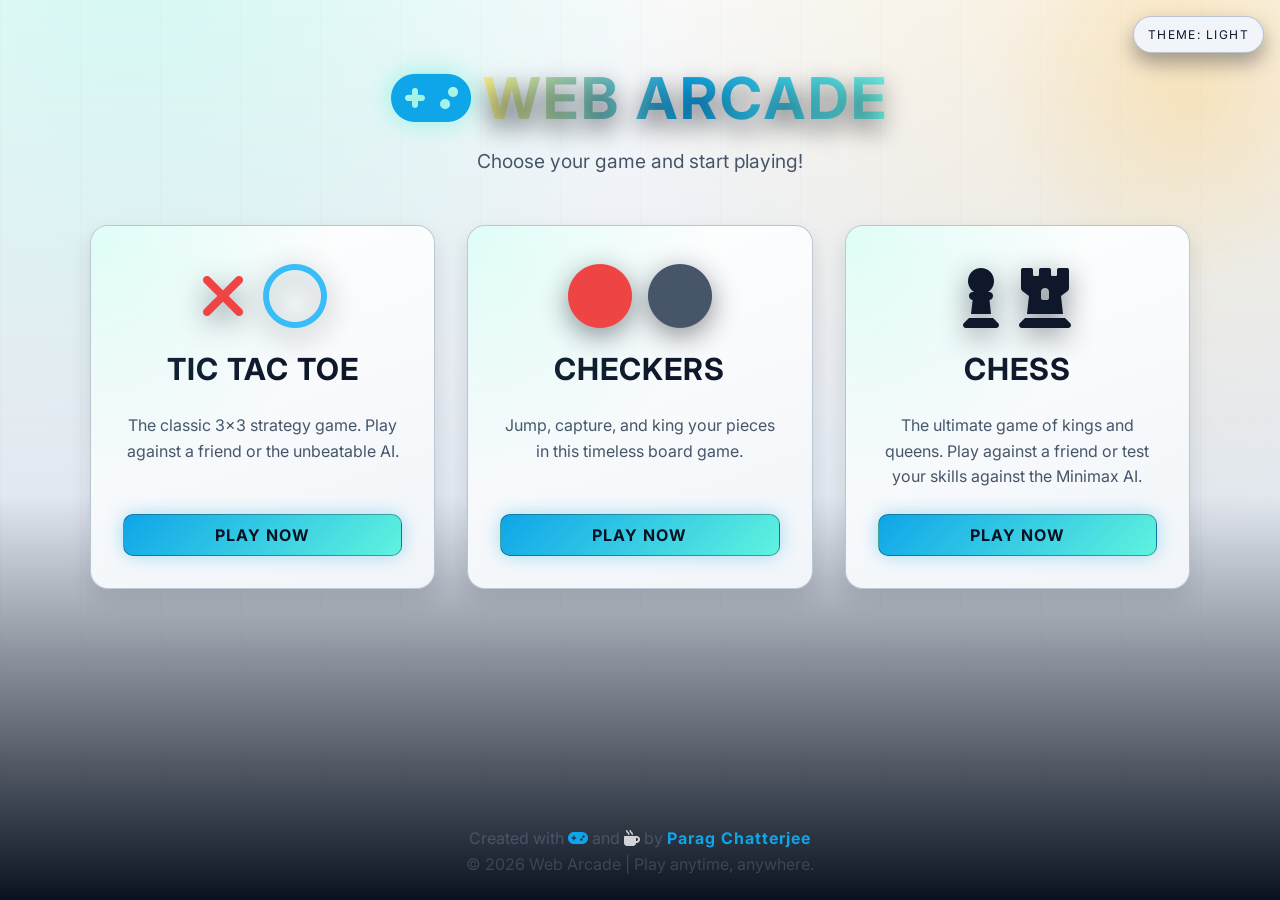
<file: index.html>
<!DOCTYPE html>
<html lang="en">
<head>
    <meta charset="UTF-8">
    <meta name="viewport" content="width=device-width, initial-scale=1.0">
    <title>Web Arcade</title>
    <link rel="stylesheet" href="assets/css/fonts.css">
    <link rel="stylesheet" href="assets/css/arcade.css">
    <link rel="stylesheet" href="assets/css/theme-toggle.css">
    <!-- Font Awesome CDN for Vector Icons -->
    <link rel="stylesheet" href="https://cdnjs.cloudflare.com/ajax/libs/font-awesome/6.5.2/css/all.min.css">
</head>
<body>
    <button class="theme-toggle" type="button" data-theme-toggle aria-pressed="false">Theme: Dark</button>

    <header class="arcade-header">
        <!-- Flexbox container perfectly aligns icon and text -->
        <div class="title-container">
            <span class="title-icon"><i class="fa-solid fa-gamepad"></i></span>
            <h1>Web Arcade</h1>
        </div>
        <p>Choose your game and start playing!</p>

    </header>

    <main class="games-grid">
        <!-- Tic Tac Toe Card -->
        <a href="games/tic-tac-toe/index.html" class="game-card">
            <div class="card-icon">
                <i class="fa-solid fa-xmark" style="color: #ef4444;"></i>
                <i class="fa-regular fa-circle" style="color: #38bdf8;"></i>
            </div>
            <h2>Tic Tac Toe</h2>
            <p>The classic 3x3 strategy game. Play against a friend or the unbeatable AI.</p>
            <span class="play-btn">Play Now</span>
        </a>

        <!-- Checkers Card -->
        <a href="games/checkers/index.html" class="game-card">
            <div class="card-icon">
                <i class="fa-solid fa-circle" style="color: #ef4444;"></i>
                <i class="fa-solid fa-circle" style="color: #475569;"></i>
            </div>
            <h2>Checkers</h2>
            <p>Jump, capture, and king your pieces in this timeless board game.</p>
            <span class="play-btn">Play Now</span>
        </a>

        <!-- Chess Card -->
        <a href="games/chess/index.html" class="game-card">
            <div class="card-icon">
                <i class="fa-solid fa-chess-pawn"></i>
                <i class="fa-solid fa-chess-rook"></i>
            </div>
            <h2>Chess</h2>
            <p>The ultimate game of kings and queens. Play against a friend or test your skills against the Minimax AI.</p>
            <span class="play-btn">Play Now</span>
        </a>
    </main>

    <!-- FOOTER SECTION -->
    <footer class="arcade-footer">
        <p>Created with <i class="fa-solid fa-gamepad" style="color: var(--accent-glow);"></i> and <i class="fa-solid fa-mug-hot" style="color: #d4d4d8;"></i> by <strong>Parag Chatterjee</strong></p>
        <p class="footer-sub">© 2026 Web Arcade | Play anytime, anywhere.</p>
    </footer>

    <script src="assets/js/theme-toggle.js"></script>

</body>
</html>
</file>
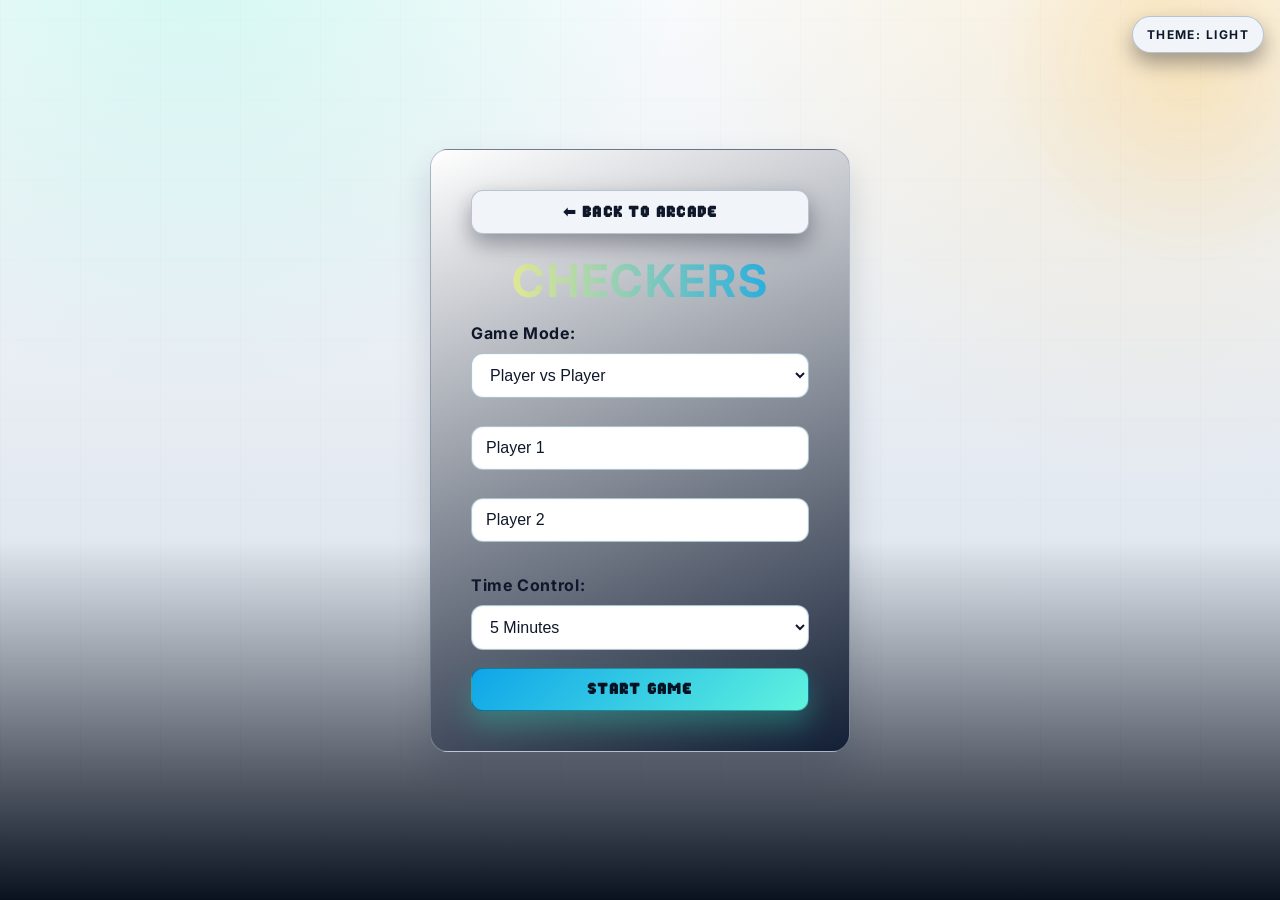
<file: games/checkers/index.html>
<!DOCTYPE html>
<html lang="en">
<head>
    <meta charset="UTF-8">
    <meta name="viewport" content="width=device-width, initial-scale=1.0">
    <title>Checkers | Web Arcade</title>
    <link rel="stylesheet" href="../../assets/css/fonts.css">
    <link rel="stylesheet" href="style.css">
    <link rel="stylesheet" href="../../assets/css/theme-toggle.css">
</head>
<body>
    <button class="theme-toggle" type="button" data-theme-toggle aria-pressed="false">Theme: Dark</button>

    <!-- Setup Menu -->
    <div id="setupScreen" class="menu-container">
        
        <!-- Arcade Hub Button (Replaced Link) -->
        <button onclick="window.location.href='../../index.html'" class="back-btn" style="width: 100%; margin-bottom: 20px;">⬅ Back to Arcade</button>
        
        <h1>Checkers</h1>
        
        <label for="gameMode">Game Mode:</label>
        <select id="gameMode">
            <option value="pvp">Player vs Player</option>
            <option value="pve">Player vs Computer</option>
        </select>

        <div class="name-inputs">
            <input type="text" id="playerRedName" placeholder="Red Player Name" value="Player 1">
            <input type="text" id="playerBlackName" placeholder="Black Player Name" value="Player 2">
        </div>

        <div id="difficultySettings" style="display: none;">
            <label for="difficulty">AI Difficulty:</label>
            <select id="difficulty">
                <option value="easy">Easy</option>
                <option value="medium">Medium</option>
                <option value="hard">Hard</option>
            </select>
        </div>

        <label for="timeControl">Time Control:</label>
        <select id="timeControl">
            <option value="3">3 Minutes</option>
            <option value="5" selected>5 Minutes</option>
            <option value="10">10 Minutes</option>
            <option value="15">15 Minutes</option>
            <option value="30">30 Minutes</option>
            <option value="unlimited">No Limit</option>
        </select>

        <button id="startGameBtn" class="play-btn">Start Game</button>
    </div>

    <!-- Game Board -->
    <div id="gameScreen" class="game-wrapper" style="display: none;">
        <div class="header-controls">
            
            <!-- Arcade Hub Button (Replaced Link) -->
            <button onclick="window.location.href='../../index.html'" class="back-btn">🏠 Arcade</button>
            
            <button id="menuBtn" class="back-btn">⬅ Menu</button>
            <button id="restartBtn">Restart</button>
        </div>

        <div class="info-panel">
            <h1>Checkers</h1>
            <h2 id="turnIndicator" class="red-turn">Red Player's Turn</h2>
            <p id="systemMessage" class="system-message"></p>
        </div>

        <div class="timer-panel">
            <div class="timer-card" id="redTimerCard">
                <span class="timer-label">Red</span>
                <span id="redTimer" class="timer-value">05:00</span>
            </div>
            <div class="timer-card" id="blackTimerCard">
                <span class="timer-label">Black</span>
                <span id="blackTimer" class="timer-value">05:00</span>
            </div>
        </div>

        <div id="board" class="board">
            <!-- JavaScript generates squares -->
        </div>
    </div>

    <script src="script.js"></script>
    <script src="../../assets/js/theme-toggle.js"></script>
</body>
</html>
</file>
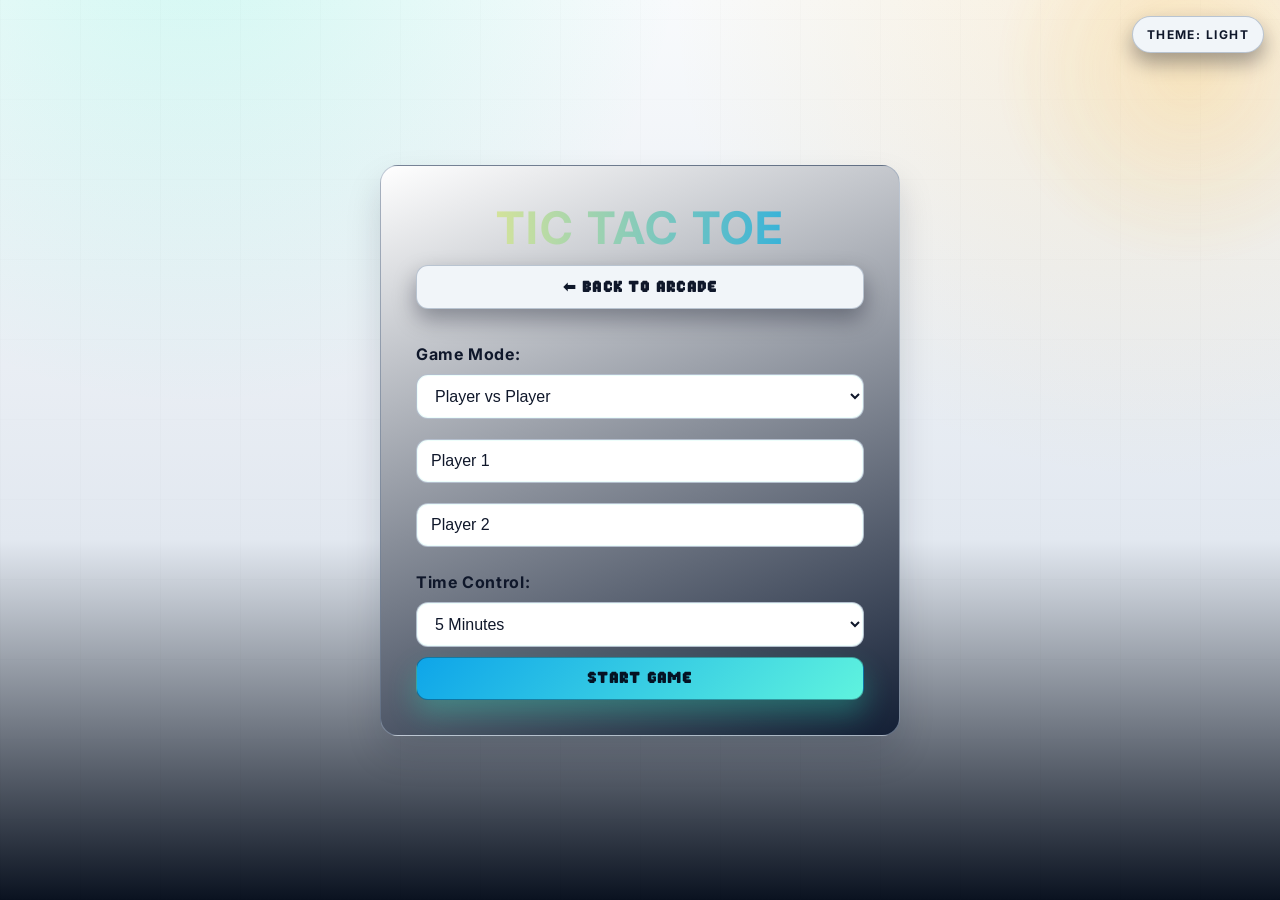
<file: games/tic-tac-toe/index.html>
<!DOCTYPE html>
<html lang="en">
<head>
    <meta charset="UTF-8">
    <meta name="viewport" content="width=device-width, initial-scale=1.0">
    <title>Ultimate Tic Tac Toe</title>
    <link rel="stylesheet" href="../../assets/css/fonts.css">
    <link rel="stylesheet" href="style.css">
    <link rel="stylesheet" href="../../assets/css/theme-toggle.css">
</head>
<body>
    <button class="theme-toggle" type="button" data-theme-toggle aria-pressed="false">Theme: Dark</button>

    <!-- Setup Menu -->
    <div id="setupScreen" class="menu-container">
        <h1>Tic Tac Toe</h1>
        
        <!-- Arcade Hub Button -->
        <button onclick="window.location.href='../../index.html'" style="margin-bottom: 20px;">⬅ Back to Arcade</button>
        
        <label for="gameMode">Game Mode:</label>
        <select id="gameMode">
            <option value="pvp">Player vs Player</option>
            <option value="pve">Player vs Computer</option>
        </select>

        <div id="nameInputs">
            <input type="text" id="playerXName" placeholder="Player X Name" value="Player 1">
            <input type="text" id="playerOName" placeholder="Player O Name" value="Player 2">
        </div>

        <div id="difficultySettings" style="display: none;">
            <label for="difficulty">AI Difficulty:</label>
            <select id="difficulty">
                <option value="easy">Easy</option>
                <option value="medium">Medium</option>
                <option value="hard">Hard (Unbeatable)</option>
            </select>
        </div>

        <label for="timeControl">Time Control:</label>
        <select id="timeControl">
            <option value="1">1 Minute</option>
            <option value="3">3 Minutes</option>
            <option value="5" selected>5 Minutes</option>
            <option value="10">10 Minutes</option>
            <option value="15">15 Minutes</option>
            <option value="unlimited">No Limit</option>
        </select>

        <button id="startGameBtn">Start Game</button>
    </div>

    <!-- Game Board -->
    <div id="gameScreen" class="game-container" style="display: none;">
        <h1>Tic Tac Toe</h1>
        <h2 id="statusMessage">Player X's turn</h2>

        <div class="timer-panel">
            <div class="timer-card" id="xTimerCard">
                <span class="timer-label">X</span>
                <span id="xTimer" class="timer-value">05:00</span>
            </div>
            <div class="timer-card" id="oTimerCard">
                <span class="timer-label">O</span>
                <span id="oTimer" class="timer-value">05:00</span>
            </div>
        </div>
        
        <div class="board">
            <div data-cell-index="0" class="cell"></div>
            <div data-cell-index="1" class="cell"></div>
            <div data-cell-index="2" class="cell"></div>
            <div data-cell-index="3" class="cell"></div>
            <div data-cell-index="4" class="cell"></div>
            <div data-cell-index="5" class="cell"></div>
            <div data-cell-index="6" class="cell"></div>
            <div data-cell-index="7" class="cell"></div>
            <div data-cell-index="8" class="cell"></div>
        </div>

        <div class="controls">
            <!-- Arcade Hub Button -->
            <button onclick="window.location.href='../../index.html'">🏠 Arcade</button>
            
            <button id="restartButton">Restart</button>
            <button id="menuButton">Menu</button>
        </div>
    </div>

    <script src="script.js"></script>
    <script src="../../assets/js/theme-toggle.js"></script>
</body>
</html>
</file>
<file: assets/css/fonts.css>
@import url("https://fonts.googleapis.com/css2?family=Inter:wght@400;500;600;700&display=swap");

@font-face {
    font-family: "Pixel Gamer";
    src: url("../fonts/pixelgamerpersonaluse-rg61l.otf") format("opentype");
    font-display: swap;
}

:root {
    --font-display: "Pixel Gamer", "Segoe UI", Tahoma, Geneva, Verdana, sans-serif;
    --font-body: "Inter", "Segoe UI", Tahoma, Geneva, Verdana, sans-serif;
}
</file>
<file: assets/css/arcade.css>
/* --- Global Reset & Variables --- */
:root {
    --bg-start: #0b1120;
    --bg-end: #0f1a2b;
    --panel: #18253d;
    --panel-2: #223353;
    --panel-border: rgba(94, 118, 160, 0.35);
    --text-main: #f8fbff;
    --text-muted: #9bb3cc;
    --accent: #21f0c7;
    --accent-glow: #21f0c7;
    --accent-2: #ffb020;
    --shadow-lg: 0 20px 45px rgba(6, 12, 25, 0.55);
    --shadow-md: 0 12px 25px rgba(6, 12, 25, 0.45);
    --glow: 0 0 25px rgba(33, 240, 199, 0.35);
    --grid-line: rgba(255, 255, 255, 0.05);
    --grid-line-soft: rgba(255, 255, 255, 0.04);
}

[data-theme="light"] {
    --bg-start: #f8fafc;
    --bg-end: #e2e8f0;
    --panel: #ffffff;
    --panel-2: #f1f5f9;
    --panel-border: rgba(148, 163, 184, 0.6);
    --text-main: #0f172a;
    --text-muted: #475569;
    --accent: #0ea5e9;
    --accent-glow: #0ea5e9;
    --accent-2: #f97316;
    --shadow-lg: 0 18px 35px rgba(15, 23, 42, 0.15);
    --shadow-md: 0 10px 22px rgba(15, 23, 42, 0.12);
    --glow: 0 0 18px rgba(14, 165, 233, 0.35);
    --grid-line: rgba(15, 23, 42, 0.06);
    --grid-line-soft: rgba(15, 23, 42, 0.04);
}

*,
*::before,
*::after {
    box-sizing: border-box;
}

body {
    font-family: var(--font-body);
    margin: 0;
    padding: 0;
    background:
        radial-gradient(1000px circle at 10% -10%, rgba(33, 240, 199, 0.18), transparent 55%),
        radial-gradient(900px circle at 90% 0%, rgba(255, 176, 32, 0.15), transparent 60%),
        linear-gradient(180deg, var(--bg-start), var(--bg-end) 55%, #0a1220 100%);
    color: var(--text-main);
    display: flex;
    flex-direction: column;
    align-items: center;
    min-height: 100vh;
    position: relative;
    overflow-x: hidden;
}

body::before {
    content: "";
    position: fixed;
    inset: 0;
    background-image:
        repeating-linear-gradient(90deg, var(--grid-line) 0 1px, transparent 1px 80px),
        repeating-linear-gradient(0deg, var(--grid-line-soft) 0 1px, transparent 1px 80px);
    opacity: 0.25;
    z-index: -2;
    pointer-events: none;
}

body::after {
    content: "";
    position: fixed;
    top: -120px;
    right: -120px;
    width: 420px;
    height: 420px;
    background: radial-gradient(circle, rgba(255, 176, 32, 0.22), transparent 65%);
    filter: blur(10px);
    opacity: 0.8;
    z-index: -1;
    pointer-events: none;
}

/* --- Header & Title Alignment --- */
.arcade-header {
    text-align: center;
    margin-top: clamp(24px, 6vw, 60px);
    margin-bottom: clamp(26px, 6vw, 52px);
    width: 100%;
    padding: 0 16px;
    animation: header-rise 0.7s ease both;
}

.title-container {
    display: flex;
    align-items: center;
    justify-content: center;
    gap: 12px;
}

.title-icon {
    font-size: clamp(2.5rem, 7vw, 4rem);
    color: var(--accent);
    filter: drop-shadow(0 0 12px rgba(33, 240, 199, 0.45));
    animation: icon-pulse 3s ease-in-out infinite;
}

.arcade-header h1 {
    font-size: clamp(2.2rem, 6vw, 3.6rem);
    margin: 0;
    text-transform: uppercase;
    letter-spacing: 3px;
    background: linear-gradient(90deg, #fef08a, var(--accent), #72f6e2);
    -webkit-background-clip: text;
    -webkit-text-fill-color: transparent;
    line-height: 1.1;
    text-shadow: 0 10px 25px rgba(5, 10, 22, 0.6);
}

.arcade-header p {
    color: var(--text-muted);
    font-size: clamp(1rem, 2.6vw, 1.2rem);
    margin: 12px auto 0;
    max-width: 640px;
}

/* --- Grid Layout --- */
.games-grid {
    display: grid;
    grid-template-columns: repeat(auto-fit, minmax(260px, 1fr));
    gap: clamp(18px, 3vw, 32px);
    width: min(1100px, 92vw);
    padding-bottom: clamp(20px, 4vw, 36px);
}

/* --- Game Card Styling --- */
.game-card {
    background: linear-gradient(160deg, var(--panel), var(--panel-2));
    border-radius: 18px;
    padding: clamp(22px, 3vw, 32px);
    text-align: center;
    text-decoration: none;
    color: var(--text-main);
    transition: transform 0.3s ease, box-shadow 0.3s ease, border-color 0.3s ease;
    border: 1px solid var(--panel-border);
    display: flex;
    flex-direction: column;
    justify-content: space-between;
    position: relative;
    overflow: hidden;
    box-shadow: var(--shadow-md);
    animation: card-rise 0.7s ease both;
}

.game-card:nth-child(1) { animation-delay: 0.05s; }
.game-card:nth-child(2) { animation-delay: 0.15s; }
.game-card:nth-child(3) { animation-delay: 0.25s; }

.game-card::before {
    content: "";
    position: absolute;
    inset: 0;
    background: radial-gradient(120% 120% at 0% 0%, rgba(33, 240, 199, 0.18), transparent 60%);
    opacity: 0.8;
    pointer-events: none;
}

.game-card:hover:not(.disabled) {
    transform: translateY(-6px) scale(1.01);
    border-color: rgba(33, 240, 199, 0.6);
    box-shadow: 0 20px 40px rgba(6, 12, 25, 0.6), 0 0 22px rgba(33, 240, 199, 0.3);
}

.card-icon {
    font-size: clamp(3rem, 6vw, 4rem);
    margin-bottom: 16px;
    filter: drop-shadow(0 8px 14px rgba(6, 12, 25, 0.45));
}

.game-card h2 {
    margin: 0 0 10px 0;
    font-size: clamp(1.4rem, 3.4vw, 1.9rem);
    text-transform: uppercase;
    letter-spacing: 1px;
}

.game-card p {
    color: var(--text-muted);
    line-height: 1.6;
    margin-bottom: 24px;
    flex-grow: 1;
}

/* --- Play Buttons --- */
.play-btn {
    display: inline-block;
    background: linear-gradient(135deg, var(--accent), #5ff3de);
    color: #051223;
    padding: 10px 22px;
    border-radius: 10px;
    font-weight: bold;
    text-transform: uppercase;
    letter-spacing: 1px;
    border: 1px solid rgba(6, 18, 35, 0.35);
    box-shadow: var(--glow);
    transition: transform 0.2s ease, box-shadow 0.2s ease;
}

.game-card:hover:not(.disabled) .play-btn {
    transform: translateY(-1px);
    box-shadow: 0 0 28px rgba(33, 240, 199, 0.45);
}

/* --- Coming Soon (Disabled) State --- */
.game-card.disabled {
    opacity: 0.6;
    cursor: not-allowed;
    filter: grayscale(80%);
}

.play-btn.locked {
    background: linear-gradient(135deg, #64748b, #475569);
    color: #e2e8f0;
    box-shadow: none;
}

/* --- Footer Styling --- */
.arcade-footer {
    text-align: center;
    margin-top: auto;
    padding: clamp(24px, 4vw, 48px) 20px 20px;
    color: var(--text-muted);
}

.arcade-footer p {
    margin: 6px 0;
    font-size: 1rem;
}

.arcade-footer strong {
    color: var(--accent);
    letter-spacing: 1px;
}

.footer-sub {
    font-size: 0.85rem;
    opacity: 0.7;
}

/* --- Decorative Console Panel --- */
.console-panel {
    margin: 28px auto 0;
    background: linear-gradient(135deg, var(--panel), var(--panel-2));
    border: 1px solid var(--panel-border);
    border-radius: 40px;
    width: min(520px, 90vw);
    height: 110px;
    display: flex;
    justify-content: space-between;
    align-items: center;
    padding: 0 36px;
    box-shadow: var(--shadow-md);
    animation: panel-rise 0.75s ease both;
    animation-delay: 0.1s;
}

/* 1. The D-Pad */
.d-pad {
    position: relative;
    width: 60px;
    height: 60px;
}

.d-pad div {
    background-color: var(--bg-start);
    position: absolute;
    border-radius: 4px;
    box-shadow: inset 0 2px 2px rgba(255, 255, 255, 0.12), 0 4px 5px rgba(0, 0, 0, 0.45);
}

.d-up { width: 22px; height: 26px; left: 19px; top: 0; }
.d-down { width: 22px; height: 26px; left: 19px; bottom: 0; }
.d-left { width: 26px; height: 22px; top: 19px; left: 0; }
.d-right { width: 26px; height: 22px; top: 19px; right: 0; }
.d-center {
    width: 22px; height: 22px; top: 19px; left: 19px;
    background-color: var(--panel-2);
    box-shadow: none;
}

/* 2. Start / Select Buttons */
.menu-buttons {
    display: flex;
    gap: 15px;
    transform: rotate(-20deg) translateY(12px);
}

.pill-btn {
    width: 34px;
    height: 12px;
    background-color: var(--bg-end);
    border-radius: 10px;
    box-shadow: inset 0 3px 5px rgba(0, 0, 0, 0.7), 0 1px 1px rgba(255, 255, 255, 0.15);
}

/* 3. A / B Action Buttons */
.action-buttons {
    display: flex;
    gap: 15px;
    transform: rotate(-20deg);
}

.action-btn {
    width: 34px;
    height: 34px;
    border-radius: 50%;
    box-shadow: 0 5px 8px rgba(0, 0, 0, 0.55), inset 0 -3px 5px rgba(0, 0, 0, 0.4);
    position: relative;
    background: radial-gradient(circle at 30% 30%, #ff5e5b, #be123c);
}

.action-btn::after {
    content: "";
    position: absolute;
    top: 5px; left: 7px;
    width: 10px; height: 5px;
    background: rgba(255, 255, 255, 0.5);
    border-radius: 50%;
    transform: rotate(-45deg);
}

.btn-b { margin-top: 14px; }
.btn-a { margin-bottom: 14px; }

@media (max-width: 720px) {
    .console-panel {
        height: 96px;
        padding: 0 24px;
    }

    .games-grid {
        width: min(1000px, 94vw);
    }
}

@media (max-width: 600px) {
    .title-container {
        flex-direction: column;
        gap: 6px;
    }

    .console-panel {
        height: 86px;
        padding: 0 20px;
    }

    .d-pad {
        width: 50px;
        height: 50px;
    }

    .d-up,
    .d-down {
        width: 18px;
        height: 22px;
        left: 16px;
    }

    .d-left,
    .d-right {
        width: 22px;
        height: 18px;
        top: 16px;
    }

    .d-center {
        width: 18px;
        height: 18px;
        top: 16px;
        left: 16px;
    }

    .menu-buttons,
    .action-buttons {
        gap: 10px;
    }
}

@keyframes header-rise {
    from {
        opacity: 0;
        transform: translateY(20px);
    }
    to {
        opacity: 1;
        transform: translateY(0);
    }
}

@keyframes card-rise {
    from {
        opacity: 0;
        transform: translateY(18px) scale(0.98);
    }
    to {
        opacity: 1;
        transform: translateY(0) scale(1);
    }
}

@keyframes panel-rise {
    from {
        opacity: 0;
        transform: translateY(16px);
    }
    to {
        opacity: 1;
        transform: translateY(0);
    }
}

@keyframes icon-pulse {
    0%,
    100% {
        transform: scale(1);
    }
    50% {
        transform: scale(1.05);
    }
}
</file>
<file: assets/css/theme-toggle.css>
.theme-toggle {
    position: fixed;
    top: 16px;
    right: 16px;
    z-index: 2000;
    padding: 10px 14px;
    border-radius: 999px;
    border: 1px solid var(--panel-border, rgba(94, 118, 160, 0.35));
    background: var(--panel-2, #223353);
    color: var(--text-main, #f8fbff);
    font-family: var(--font-body, "Inter", "Segoe UI", Tahoma, Geneva, Verdana, sans-serif);
    font-size: 0.75rem;
    text-transform: uppercase;
    letter-spacing: 0.12em;
    cursor: pointer;
    width: auto;
    box-shadow: 0 10px 20px rgba(2, 6, 23, 0.35);
    transition: transform 0.15s ease, box-shadow 0.2s ease, background-color 0.2s ease;
}

.theme-toggle:hover {
    transform: translateY(-1px);
    box-shadow: 0 14px 24px rgba(2, 6, 23, 0.4);
}

.theme-toggle:active {
    transform: translateY(0);
}

@media (max-width: 600px) {
    .theme-toggle {
        top: 10px;
        right: 10px;
        padding: 8px 12px;
        font-size: 0.7rem;
    }
}
</file>
<file: games/checkers/style.css>
:root {
    --bg-start: #0b1120;
    --bg-end: #0f1a2b;
    --panel: #18253d;
    --panel-2: #223353;
    --panel-border: rgba(94, 118, 160, 0.35);
    --text-main: #f8fbff;
    --text-muted: #9bb3cc;
    --accent: #21f0c7;
    --accent-2: #ffb020;
    --board-light: #e6d7b3;
    --board-dark: #6a4b2f;
    --piece-red: #ff5e5b;
    --piece-black: #101827;
    --field-bg: rgba(8, 14, 26, 0.9);
    --field-text: var(--text-main);
    --field-border: var(--panel-border);
    --field-placeholder: rgba(148, 163, 184, 0.8);
    --field-focus: rgba(33, 240, 199, 0.35);
    --panel-soft: rgba(15, 23, 42, 0.6);
    --board-frame: #13203a;
    --shadow-lg: 0 20px 45px rgba(6, 12, 25, 0.55);
    --shadow-md: 0 12px 25px rgba(6, 12, 25, 0.45);
    --grid-line: rgba(255, 255, 255, 0.05);
    --grid-line-soft: rgba(255, 255, 255, 0.04);
}

[data-theme="light"] {
    --bg-start: #f8fafc;
    --bg-end: #e2e8f0;
    --panel: #ffffff;
    --panel-2: #f1f5f9;
    --panel-border: rgba(148, 163, 184, 0.6);
    --text-main: #0f172a;
    --text-muted: #475569;
    --accent: #0ea5e9;
    --accent-2: #f97316;
    --board-light: #f3e9d2;
    --board-dark: #c28b55;
    --piece-red: #dc2626;
    --piece-black: #1f2937;
    --field-bg: #ffffff;
    --field-text: #0f172a;
    --field-border: rgba(148, 163, 184, 0.7);
    --field-placeholder: #64748b;
    --field-focus: rgba(14, 165, 233, 0.45);
    --panel-soft: rgba(248, 250, 252, 0.8);
    --board-frame: #e2e8f0;
    --shadow-lg: 0 18px 35px rgba(15, 23, 42, 0.15);
    --shadow-md: 0 10px 22px rgba(15, 23, 42, 0.12);
    --grid-line: rgba(15, 23, 42, 0.06);
    --grid-line-soft: rgba(15, 23, 42, 0.04);
}

*,
*::before,
*::after {
    box-sizing: border-box;
}

body {
    font-family: var(--font-body);
    background:
        radial-gradient(900px circle at 15% -10%, rgba(33, 240, 199, 0.18), transparent 55%),
        radial-gradient(800px circle at 90% 0%, rgba(255, 176, 32, 0.15), transparent 60%),
        linear-gradient(180deg, var(--bg-start), var(--bg-end) 60%, #0a1220 100%);
    color: var(--text-main);
    display: flex;
    justify-content: center;
    align-items: center;
    min-height: 100vh;
    margin: 0;
    padding: clamp(16px, 3vw, 28px);
    position: relative;
    overflow-x: hidden;
}

body::before {
    content: "";
    position: fixed;
    inset: 0;
    background-image:
        repeating-linear-gradient(90deg, var(--grid-line) 0 1px, transparent 1px 80px),
        repeating-linear-gradient(0deg, var(--grid-line-soft) 0 1px, transparent 1px 80px);
    opacity: 0.22;
    z-index: -2;
    pointer-events: none;
}

body::after {
    content: "";
    position: fixed;
    top: -140px;
    right: -120px;
    width: 420px;
    height: 420px;
    background: radial-gradient(circle, rgba(255, 176, 32, 0.22), transparent 65%);
    filter: blur(12px);
    opacity: 0.8;
    z-index: -1;
    pointer-events: none;
}

/* --- Menu Styling --- */
.menu-container {
    background: linear-gradient(160deg, var(--panel), #131f35);
    padding: clamp(24px, 4vw, 40px);
    border-radius: 18px;
    text-align: center;
    width: min(420px, 92vw);
    border: 1px solid var(--panel-border);
    box-shadow: var(--shadow-lg);
    animation: panel-rise 0.6s ease both;
}

.menu-container h1 {
    margin: 0 0 10px;
    text-transform: uppercase;
    letter-spacing: 2px;
    font-size: clamp(2rem, 4vw, 2.8rem);
    background: linear-gradient(90deg, #fef08a, var(--accent));
    -webkit-background-clip: text;
    -webkit-text-fill-color: transparent;
}

.menu-container button {
    width: 100%;
}

label {
    display: block;
    text-align: left;
    font-weight: 700;
    margin-top: 15px;
    letter-spacing: 0.04em;
}

select,
input {
    width: 100%;
    padding: 12px 14px;
    margin: 10px 0 18px 0;
    border-radius: 12px;
    border: 1px solid var(--field-border);
    background-color: var(--field-bg);
    color: var(--field-text);
    font-size: 1rem;
    outline: none;
    box-shadow: inset 0 0 0 1px rgba(33, 240, 199, 0.08);
}

select:focus,
input:focus {
    outline: 2px solid var(--field-focus);
    outline-offset: 1px;
}

input::placeholder {
    color: var(--field-placeholder);
    opacity: 1;
}

button {
    font-family: var(--font-display);
    padding: 12px 16px;
    font-size: 0.95rem;
    cursor: pointer;
    background: var(--panel-2);
    color: var(--text-main);
    border: 1px solid var(--panel-border);
    border-radius: 12px;
    text-transform: uppercase;
    letter-spacing: 0.08em;
    font-weight: 700;
    box-shadow: 0 10px 22px rgba(2, 6, 23, 0.35);
    transition: transform 0.15s ease, box-shadow 0.2s ease, background-color 0.2s ease;
}

button:hover {
    transform: translateY(-1px);
    background: #2a3c60;
    box-shadow: 0 14px 24px rgba(2, 6, 23, 0.4);
}

button:active {
    transform: translateY(0);
}

.play-btn {
    background: linear-gradient(135deg, var(--accent), #5ff3de);
    color: #051223;
    border: 1px solid rgba(6, 18, 35, 0.35);
    box-shadow: 0 14px 28px rgba(33, 240, 199, 0.28);
}

.play-btn:hover {
    background: linear-gradient(135deg, #5ff3de, var(--accent));
}

/* --- Game Styling --- */
.game-wrapper {
    width: min(560px, 92vw);
    display: flex;
    flex-direction: column;
    gap: 20px;
    background: linear-gradient(160deg, rgba(24, 37, 61, 0.9), rgba(14, 23, 42, 0.95));
    border: 1px solid var(--panel-border);
    border-radius: 18px;
    padding: clamp(18px, 3.5vw, 28px);
    box-shadow: var(--shadow-lg);
    animation: panel-rise 0.6s ease both;
}

.header-controls {
    display: flex;
    justify-content: space-between;
    gap: 10px;
    flex-wrap: wrap;
}

.header-controls button {
    flex: 1 1 120px;
}

.info-panel {
    text-align: center;
    padding: 10px 14px;
    border-radius: 14px;
    border: 1px solid var(--panel-border);
    background: var(--panel-soft);
}

.info-panel h1 {
    margin: 0 0 6px 0;
    font-size: clamp(1.6rem, 4vw, 2.2rem);
    text-transform: uppercase;
    letter-spacing: 2px;
}

.info-panel h2 {
    margin: 0;
    font-size: clamp(1rem, 2.4vw, 1.3rem);
}

.red-turn { color: #ff5e5b; }
.black-turn { color: #cbd5f5; }

.system-message {
    color: var(--accent-2);
    font-weight: 700;
    min-height: 24px;
    margin-top: 6px;
}

.timer-panel {
    display: grid;
    grid-template-columns: repeat(auto-fit, minmax(140px, 1fr));
    gap: 10px;
}

.timer-card {
    background: var(--panel-soft);
    border: 1px solid var(--panel-border);
    border-radius: 12px;
    padding: 10px 12px;
    text-align: center;
    transition: box-shadow 0.2s ease, border-color 0.2s ease;
}

.timer-card.active {
    border-color: var(--accent);
    box-shadow: 0 0 0 2px rgba(33, 240, 199, 0.3);
}

.timer-label {
    display: block;
    font-size: 0.7rem;
    text-transform: uppercase;
    letter-spacing: 0.1em;
    color: var(--text-muted);
}

.timer-value {
    display: block;
    font-size: 1.4rem;
    font-weight: 700;
    margin-top: 4px;
}

/* --- The Board --- */
.board {
    display: grid;
    grid-template-columns: repeat(8, 1fr);
    grid-template-rows: repeat(8, 1fr);
    width: 100%;
    aspect-ratio: 1 / 1;
    padding: 6px;
    background: var(--board-frame);
    border: 1px solid var(--panel-border);
    border-radius: 14px;
    box-shadow: var(--shadow-md);
    overflow: hidden;
}

.square { display: flex; justify-content: center; align-items: center; }
.square.light { background-color: var(--board-light); }
.square.dark { background-color: var(--board-dark); cursor: pointer; }
.square.selected { background-color: #facc15; }
.square.valid-move { background-color: #4ade80; }
.square.forced-piece { background-color: #fb923c; }

.piece {
    width: 80%;
    height: 80%;
    border-radius: 50%;
    box-shadow: inset 0 -4px 6px rgba(0, 0, 0, 0.4), 0 4px 6px rgba(0, 0, 0, 0.3);
    display: flex;
    justify-content: center;
    align-items: center;
    font-size: 1.5rem;
    pointer-events: none;
    transition: transform 0.2s ease;
}

.piece.red { background-color: var(--piece-red); border: 2px solid #b91c1c; }
.piece.black { background-color: var(--piece-black); border: 2px solid #05070f; }
.piece.king::after { content: "👑"; }

@media (max-width: 720px) {
    body {
        padding: 16px;
    }

    .menu-container,
    .game-wrapper {
        padding: 18px;
    }
}

@media (max-width: 480px) {
    button {
        font-size: 0.85rem;
        padding: 10px 12px;
    }

    .board {
        padding: 4px;
    }
}

@keyframes panel-rise {
    from {
        opacity: 0;
        transform: translateY(12px);
    }
    to {
        opacity: 1;
        transform: translateY(0);
    }
}
</file>
<file: games/tic-tac-toe/style.css>
/* --- Color Variables --- */
:root {
    --bg-start: #0b1120;
    --bg-end: #0f1a2b;
    --panel: #18253d;
    --panel-2: #223353;
    --panel-border: rgba(94, 118, 160, 0.35);
    --text-main: #f8fbff;
    --text-muted: #9bb3cc;
    --accent: #21f0c7;
    --accent-2: #ffb020;
    --cell-bg: rgba(11, 18, 34, 0.85);
    --cell-border: rgba(148, 163, 184, 0.25);
    --cell-hover: rgba(59, 130, 246, 0.18);
    --x-color: #ff5e5b;
    --o-color: #21f0c7;
    --field-bg: rgba(8, 14, 26, 0.9);
    --field-text: var(--text-main);
    --field-border: var(--panel-border);
    --field-placeholder: rgba(148, 163, 184, 0.8);
    --field-focus: rgba(33, 240, 199, 0.35);
    --board-frame: rgba(8, 14, 26, 0.6);
    --shadow-lg: 0 20px 45px rgba(6, 12, 25, 0.55);
    --shadow-md: 0 12px 25px rgba(6, 12, 25, 0.45);
    --grid-line: rgba(255, 255, 255, 0.05);
    --grid-line-soft: rgba(255, 255, 255, 0.04);
}

/* Dark Mode Overrides */
[data-theme="light"] {
    --bg-start: #f8fafc;
    --bg-end: #e2e8f0;
    --panel: #ffffff;
    --panel-2: #f1f5f9;
    --panel-border: rgba(148, 163, 184, 0.6);
    --text-main: #0f172a;
    --text-muted: #475569;
    --accent: #0ea5e9;
    --accent-2: #f97316;
    --field-bg: #ffffff;
    --field-text: #0f172a;
    --field-border: rgba(148, 163, 184, 0.7);
    --field-placeholder: #64748b;
    --field-focus: rgba(14, 165, 233, 0.45);
    --cell-bg: rgba(255, 255, 255, 0.9);
    --cell-border: rgba(100, 116, 139, 0.35);
    --cell-hover: rgba(59, 130, 246, 0.12);
    --board-frame: rgba(226, 232, 240, 0.9);
    --shadow-lg: 0 18px 35px rgba(15, 23, 42, 0.15);
    --shadow-md: 0 10px 22px rgba(15, 23, 42, 0.12);
    --grid-line: rgba(15, 23, 42, 0.06);
    --grid-line-soft: rgba(15, 23, 42, 0.04);
}

/* --- Layout & Styling --- */
*,
*::before,
*::after {
    box-sizing: border-box;
}

body {
    font-family: var(--font-body);
    display: flex;
    justify-content: center;
    align-items: center;
    min-height: 100vh;
    margin: 0;
    background:
        radial-gradient(900px circle at 15% -10%, rgba(33, 240, 199, 0.18), transparent 55%),
        radial-gradient(800px circle at 90% 0%, rgba(255, 176, 32, 0.15), transparent 60%),
        linear-gradient(180deg, var(--bg-start), var(--bg-end) 60%, #0a1220 100%);
    color: var(--text-main);
    padding: clamp(16px, 3vw, 28px);
    position: relative;
    overflow-x: hidden;
    transition: background-color 0.3s ease, color 0.3s ease;
}

body::before {
    content: "";
    position: fixed;
    inset: 0;
    background-image:
        repeating-linear-gradient(90deg, var(--grid-line) 0 1px, transparent 1px 80px),
        repeating-linear-gradient(0deg, var(--grid-line-soft) 0 1px, transparent 1px 80px);
    opacity: 0.22;
    z-index: -2;
    pointer-events: none;
}

body::after {
    content: "";
    position: fixed;
    top: -140px;
    right: -120px;
    width: 420px;
    height: 420px;
    background: radial-gradient(circle, rgba(255, 176, 32, 0.22), transparent 65%);
    filter: blur(12px);
    opacity: 0.8;
    z-index: -1;
    pointer-events: none;
}

.menu-container,
.game-container {
    text-align: center;
    background: linear-gradient(160deg, var(--panel), #131f35);
    padding: clamp(20px, 5vw, 35px);
    border-radius: 18px;
    border: 1px solid var(--panel-border);
    box-shadow: var(--shadow-lg);
    width: min(92vw, 520px);
    transition: background-color 0.3s ease;
    animation: panel-rise 0.6s ease both;
}

.menu-container h1,
.game-container h1 {
    margin: 0 0 10px;
    text-transform: uppercase;
    letter-spacing: 2px;
    font-size: clamp(2rem, 4vw, 2.8rem);
    background: linear-gradient(90deg, #fef08a, var(--accent));
    -webkit-background-clip: text;
    -webkit-text-fill-color: transparent;
}

#statusMessage {
    color: var(--accent-2);
    font-weight: 700;
    margin-bottom: 10px;
}

.timer-panel {
    display: grid;
    grid-template-columns: repeat(auto-fit, minmax(140px, 1fr));
    gap: 10px;
    margin-bottom: 14px;
}

.timer-card {
    background: var(--panel-2);
    border: 1px solid var(--panel-border);
    border-radius: 12px;
    padding: 10px 12px;
    text-align: center;
    transition: box-shadow 0.2s ease, border-color 0.2s ease;
}

.timer-card.active {
    border-color: var(--accent);
    box-shadow: 0 0 0 2px rgba(33, 240, 199, 0.3);
}

.timer-label {
    display: block;
    font-size: 0.7rem;
    text-transform: uppercase;
    letter-spacing: 0.1em;
    color: var(--text-muted);
}

.timer-value {
    display: block;
    font-size: 1.4rem;
    font-weight: 700;
    margin-top: 4px;
}

label {
    display: block;
    text-align: left;
    font-weight: 700;
    margin-top: 15px;
    letter-spacing: 0.04em;
}

select,
input {
    width: 100%;
    padding: 12px 14px;
    margin: 10px 0;
    border-radius: 12px;
    border: 1px solid var(--field-border);
    background-color: var(--field-bg);
    color: var(--field-text);
    font-size: 1rem;
    outline: none;
    box-shadow: inset 0 0 0 1px rgba(33, 240, 199, 0.08);
}

select:focus,
input:focus {
    outline: 2px solid var(--field-focus);
    outline-offset: 1px;
}

input::placeholder {
    color: var(--field-placeholder);
    opacity: 1;
}

.board {
    display: grid;
    grid-template-columns: repeat(3, 1fr);
    grid-template-rows: repeat(3, 1fr);
    grid-gap: 8px;
    margin: 25px auto;
    width: min(92vw, 360px);
    aspect-ratio: 1 / 1;
    padding: 8px;
    background: var(--board-frame);
    border: 1px solid var(--panel-border);
    border-radius: 16px;
    box-shadow: var(--shadow-md);
}

.cell {
    background-color: var(--cell-bg);
    border: 1px solid var(--cell-border);
    border-radius: 12px;
    display: flex;
    justify-content: center;
    align-items: center;
    font-size: clamp(2.4rem, 10vw, 4.6rem);
    font-weight: 700;
    cursor: pointer;
    transition: background-color 0.2s ease, border-color 0.2s ease, transform 0.1s ease;
    user-select: none;
    box-shadow: inset 0 0 0 1px rgba(255, 255, 255, 0.05);
}

.cell:hover { background-color: var(--cell-hover); }

/* Colored text for players */
.cell.x-mark { color: var(--x-color); }
.cell.o-mark { color: var(--o-color); }

.controls {
    display: flex;
    flex-direction: column;
    gap: 10px;
    margin-top: 20px;
}

@media (min-width: 420px) {
    .controls {
        flex-direction: row;
        flex-wrap: wrap;
    }

    .controls button {
        flex: 1 1 140px;
    }
}

button {
    font-family: var(--font-display);
    padding: 12px 16px;
    font-size: 0.95rem;
    cursor: pointer;
    background: var(--panel-2);
    color: var(--text-main);
    border: 1px solid var(--panel-border);
    border-radius: 12px;
    text-transform: uppercase;
    letter-spacing: 0.08em;
    width: 100%;
    font-weight: 700;
    box-shadow: 0 10px 22px rgba(2, 6, 23, 0.35);
    transition: transform 0.15s ease, box-shadow 0.2s ease, background-color 0.2s ease;
}

button:hover {
    transform: translateY(-1px);
    background: #2a3c60;
    box-shadow: 0 14px 24px rgba(2, 6, 23, 0.4);
}

button:active { transform: translateY(0); }

#startGameBtn {
    background: linear-gradient(135deg, var(--accent), #5ff3de);
    color: #051223;
    border: 1px solid rgba(6, 18, 35, 0.35);
    box-shadow: 0 14px 28px rgba(33, 240, 199, 0.28);
}

#startGameBtn:hover {
    background: linear-gradient(135deg, #5ff3de, var(--accent));
}

@media (max-width: 720px) {
    body {
        padding: 16px;
    }
}

@media (max-width: 480px) {
    button {
        font-size: 0.85rem;
        padding: 10px 12px;
    }

    .board {
        padding: 6px;
        grid-gap: 6px;
    }
}

@keyframes panel-rise {
    from {
        opacity: 0;
        transform: translateY(12px);
    }
    to {
        opacity: 1;
        transform: translateY(0);
    }
}
</file>
